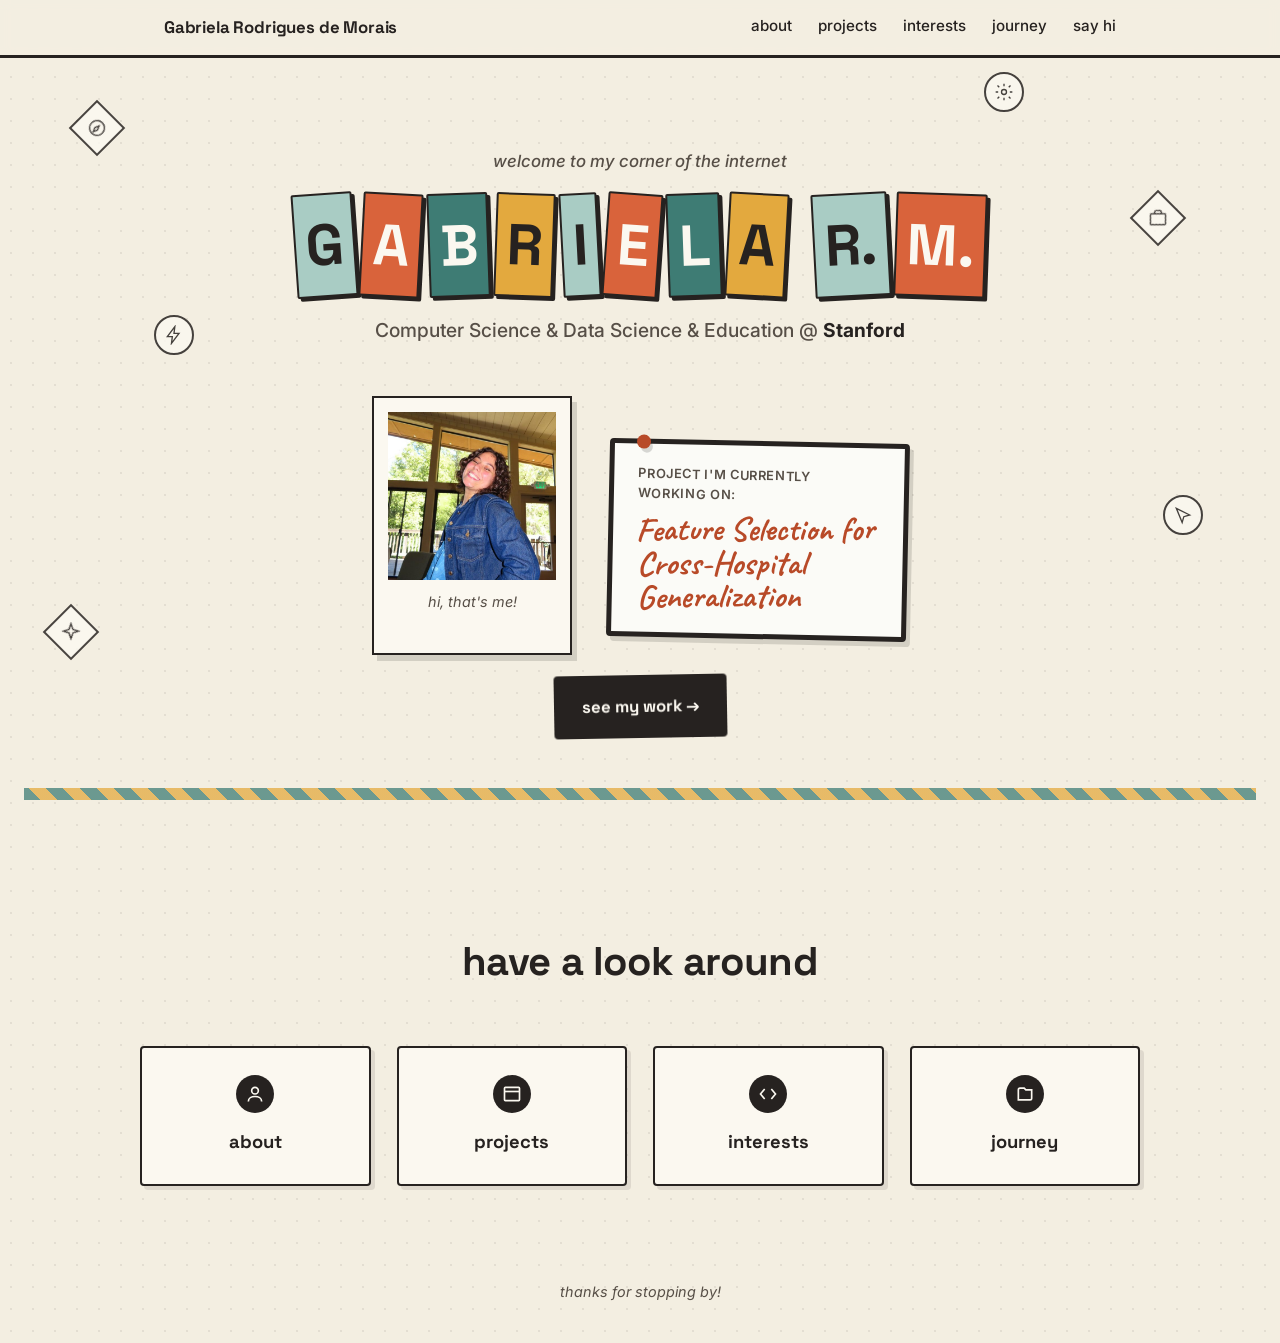
<file: index.html>
<!DOCTYPE html>
<html lang="en">
<head>
<meta charset="UTF-8">
<meta name="viewport" content="width=device-width, initial-scale=1.0">
<title>Gabriela Rodrigues de Morais — Software Engineer</title>
<meta name="description" content="Gabriela Rodrigues de Morais — software engineering portfolio">
<link rel="preconnect" href="https://fonts.googleapis.com">
<link rel="preconnect" href="https://fonts.gstatic.com" crossorigin>
<link href="https://fonts.googleapis.com/css2?family=Space+Grotesk:wght@500;700&family=Inter:ital,wght@0,400;0,500;0,600;0,700;1,400;1,500&family=Caveat:wght@700&display=swap" rel="stylesheet">
<link rel="stylesheet" href="style.css">
</head>
<body>

<div class="floaters" aria-hidden="true">
  <span class="floater diamond s1"><svg viewBox="0 0 24 24" fill="none" stroke="#262220" stroke-width="1.6"><circle cx="12" cy="12" r="9"/><path d="M14.5 9.5l-2 5-5 2 2-5z"/></svg></span>
  <span class="floater h1"><svg viewBox="0 0 24 24" fill="none" stroke="#262220" stroke-width="1.6"><circle cx="12" cy="12" r="3"/><path d="M12 2v3M12 19v3M4.2 4.2l2.1 2.1M17.7 17.7l2.1 2.1M2 12h3M19 12h3M4.2 19.8l2.1-2.1M17.7 6.3l2.1-2.1"/></svg></span>
  <span class="floater diamond s2"><svg viewBox="0 0 24 24" fill="none" stroke="#262220" stroke-width="1.6"><rect x="3" y="7" width="18" height="13" rx="1"/><path d="M8 7V5a2 2 0 012-2h4a2 2 0 012 2v2"/></svg></span>
  <span class="floater b1"><svg viewBox="0 0 24 24" fill="none" stroke="#262220" stroke-width="1.6"><path d="M13 2L4 14h6l-1 8 9-12h-6l1-8z"/></svg></span>
  <span class="floater diamond s3"><svg viewBox="0 0 24 24" fill="none" stroke="#262220" stroke-width="1.6"><path d="M12 2l2.4 6.9L21 11l-6.6 2.1L12 20l-2.4-6.9L3 11l6.6-2.1z"/></svg></span>
  <span class="floater h2"><svg viewBox="0 0 24 24" fill="none" stroke="#262220" stroke-width="1.6"><path d="M4 4l16 8-7 2-2 7z"/></svg></span>
</div>

<nav class="tape-nav">
  <div class="nav-inner">
    <a href="index.html" class="nav-logo">Gabriela Rodrigues de Morais</a>
    <div class="nav-links">
      <a href="about.html">about</a>
      <a href="projects.html">projects</a>
      <a href="interests.html">interests</a>
      <a href="journey.html">journey</a>
      <a href="contact.html">say hi</a>
    </div>
  </div>
</nav>

<!-- ============ HERO ============ -->
<header id="top" class="hero">
  <div class="hero-inner">
    <p class="kicker">welcome to my corner of the internet</p>
    <h1 class="cutout-title" aria-label="Gabriela R.M.">
      <span class="cutout tape-blue" style="--r:-4deg">G</span><span class="cutout tape-pink" style="--r:3deg">A</span><span class="cutout tape-green" style="--r:-2deg">B</span><span class="cutout tape-yellow" style="--r:2deg">R</span><span class="cutout tape-blue" style="--r:-3deg">I</span><span class="cutout tape-pink" style="--r:4deg">E</span><span class="cutout tape-green" style="--r:-2deg">L</span><span class="cutout tape-yellow" style="--r:3deg">A</span>
      <span class="cutout-gap"></span>
      <span class="cutout-group"><span class="cutout tape-blue" style="--r:-3deg">R.</span><span class="cutout tape-pink" style="--r:2deg">M.</span></span>
    </h1>
    <p class="hero-sub">Computer Science &amp; Data Science &amp; Education @ <strong>Stanford</strong></p>

    <div class="hero-extras">
      <div class="polaroid hero-polaroid pol-rotate-1">
        <div class="polaroid-photo">
          <img src="assets/gabriela-denim.jpg" alt="Gabriela smiling in a denim jacket">
        </div>
        <p class="polaroid-caption">hi, that's me!</p>
      </div>

      <div class="whiteboard">
        <p class="whiteboard-label">Project I'm currently working on:</p>
        <p class="whiteboard-pen">Feature Selection for Cross-Hospital Generalization</p>
      </div>
    </div>

    <a href="projects.html" class="btn-stamp">see my work &rarr;</a>
  </div>
  <div class="washi-strip"></div>
</header>

<!-- ============ SITE MAP / QUICK LINKS ============ -->
<section class="section">
  <div class="section-inner">
    <h2 class="handwritten-heading center">have a look around</h2>
    <div class="skills-grid">

      <a href="about.html" class="skill-card tilt-a link-card">
        <span class="skill-sticker"><svg viewBox="0 0 24 24" fill="none" stroke="currentColor" stroke-width="2"><circle cx="12" cy="8" r="4"/><path d="M4 21c0-4 4-6 8-6s8 2 8 6"/></svg></span>
        <h3>about</h3>
      </a>

      <a href="projects.html" class="skill-card tilt-b link-card">
        <span class="skill-sticker"><svg viewBox="0 0 24 24" fill="none" stroke="currentColor" stroke-width="2"><rect x="3" y="4" width="18" height="16" rx="1"/><path d="M3 9h18"/></svg></span>
        <h3>projects</h3>
      </a>

      <a href="interests.html" class="skill-card tilt-a link-card">
        <span class="skill-sticker"><svg viewBox="0 0 24 24" fill="none" stroke="currentColor" stroke-width="2"><polyline points="8 6 3 12 8 18"/><polyline points="16 6 21 12 16 18"/></svg></span>
        <h3>interests</h3>
      </a>

      <a href="journey.html" class="skill-card tilt-b link-card">
        <span class="skill-sticker"><svg viewBox="0 0 24 24" fill="none" stroke="currentColor" stroke-width="2"><path d="M4 19V7a2 2 0 012-2h5l2 2h7v10a2 2 0 01-2 2H4z"/></svg></span>
        <h3>journey</h3>
      </a>

    </div>
  </div>
</section>

<footer class="footer">
  <p>thanks for stopping by!</p>
</footer>

<script src="script.js"></script>
</body>
</html>
</file>
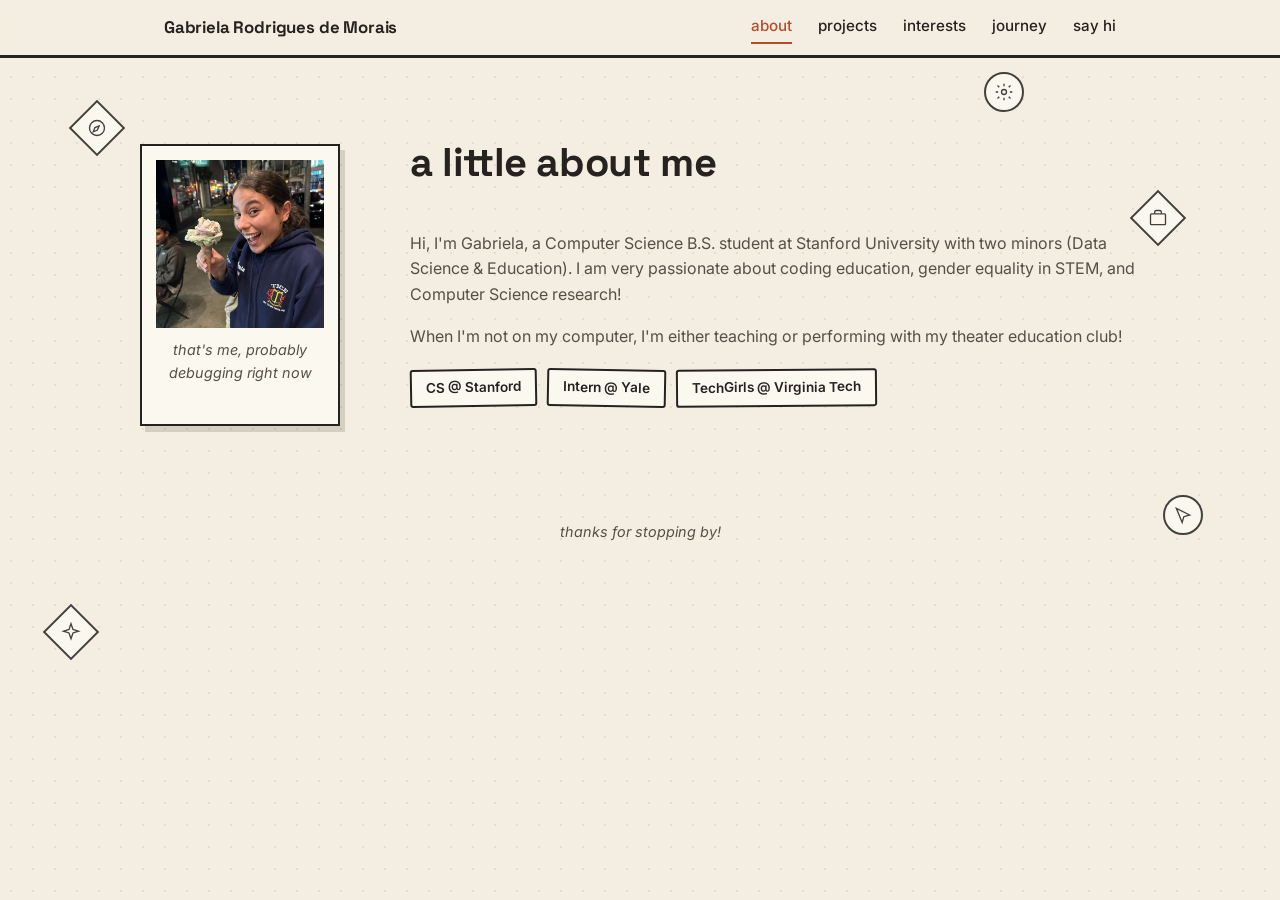
<file: about.html>
<!DOCTYPE html>
<html lang="en">
<head>
<meta charset="UTF-8">
<meta name="viewport" content="width=device-width, initial-scale=1.0">
<title>About — Gabriela Rodrigues de Morais</title>
<meta name="description" content="Gabriela Rodrigues de Morais — software engineering portfolio">
<link rel="preconnect" href="https://fonts.googleapis.com">
<link rel="preconnect" href="https://fonts.gstatic.com" crossorigin>
<link href="https://fonts.googleapis.com/css2?family=Space+Grotesk:wght@500;700&family=Inter:ital,wght@0,400;0,500;0,600;0,700;1,400;1,500&display=swap" rel="stylesheet">
<link rel="stylesheet" href="style.css">
</head>
<body>

<div class="floaters" aria-hidden="true">
  <span class="floater diamond s1"><svg viewBox="0 0 24 24" fill="none" stroke="#262220" stroke-width="1.6"><circle cx="12" cy="12" r="9"/><path d="M14.5 9.5l-2 5-5 2 2-5z"/></svg></span>
  <span class="floater h1"><svg viewBox="0 0 24 24" fill="none" stroke="#262220" stroke-width="1.6"><circle cx="12" cy="12" r="3"/><path d="M12 2v3M12 19v3M4.2 4.2l2.1 2.1M17.7 17.7l2.1 2.1M2 12h3M19 12h3M4.2 19.8l2.1-2.1M17.7 6.3l2.1-2.1"/></svg></span>
  <span class="floater diamond s2"><svg viewBox="0 0 24 24" fill="none" stroke="#262220" stroke-width="1.6"><rect x="3" y="7" width="18" height="13" rx="1"/><path d="M8 7V5a2 2 0 012-2h4a2 2 0 012 2v2"/></svg></span>
  <span class="floater b1"><svg viewBox="0 0 24 24" fill="none" stroke="#262220" stroke-width="1.6"><path d="M13 2L4 14h6l-1 8 9-12h-6l1-8z"/></svg></span>
  <span class="floater diamond s3"><svg viewBox="0 0 24 24" fill="none" stroke="#262220" stroke-width="1.6"><path d="M12 2l2.4 6.9L21 11l-6.6 2.1L12 20l-2.4-6.9L3 11l6.6-2.1z"/></svg></span>
  <span class="floater h2"><svg viewBox="0 0 24 24" fill="none" stroke="#262220" stroke-width="1.6"><path d="M4 4l16 8-7 2-2 7z"/></svg></span>
</div>

<nav class="tape-nav">
  <div class="nav-inner">
    <a href="index.html" class="nav-logo">Gabriela Rodrigues de Morais</a>
    <div class="nav-links">
      <a href="about.html" class="active" aria-current="page">about</a>
      <a href="projects.html">projects</a>
      <a href="interests.html">interests</a>
      <a href="journey.html">journey</a>
      <a href="contact.html">say hi</a>
    </div>
  </div>
</nav>

<section id="about" class="section page-section">
  <div class="section-inner about-grid">
    <div class="polaroid pol-rotate-1">
      <div class="polaroid-photo" aria-hidden="true">
        <img src="assets/gabriela-icecream.jpg" alt="Gabriela laughing while holding an ice cream cone">
      </div>
      <p class="polaroid-caption">that's me, probably debugging right now</p>
    </div>
    <div class="about-text">
      <h2 class="handwritten-heading">a little about me</h2>
      <p>Hi, I'm Gabriela, a Computer Science B.S. student at Stanford University with two minors (Data Science &amp; Education). I am very passionate about coding education, gender equality in STEM, and Computer Science research!</p>
      <p>When I'm not on my computer, I'm either teaching or performing with my theater education club!</p>
      <div class="tag-strip">
        <span class="washi-tag">CS @ Stanford</span>
        <span class="washi-tag">Intern @ Yale</span>
        <span class="washi-tag">TechGirls @ Virginia Tech</span>
      </div>
    </div>
  </div>
</section>

<footer class="footer">
  <p>thanks for stopping by!</p>
</footer>

<script src="script.js"></script>
</body>
</html>
</file>
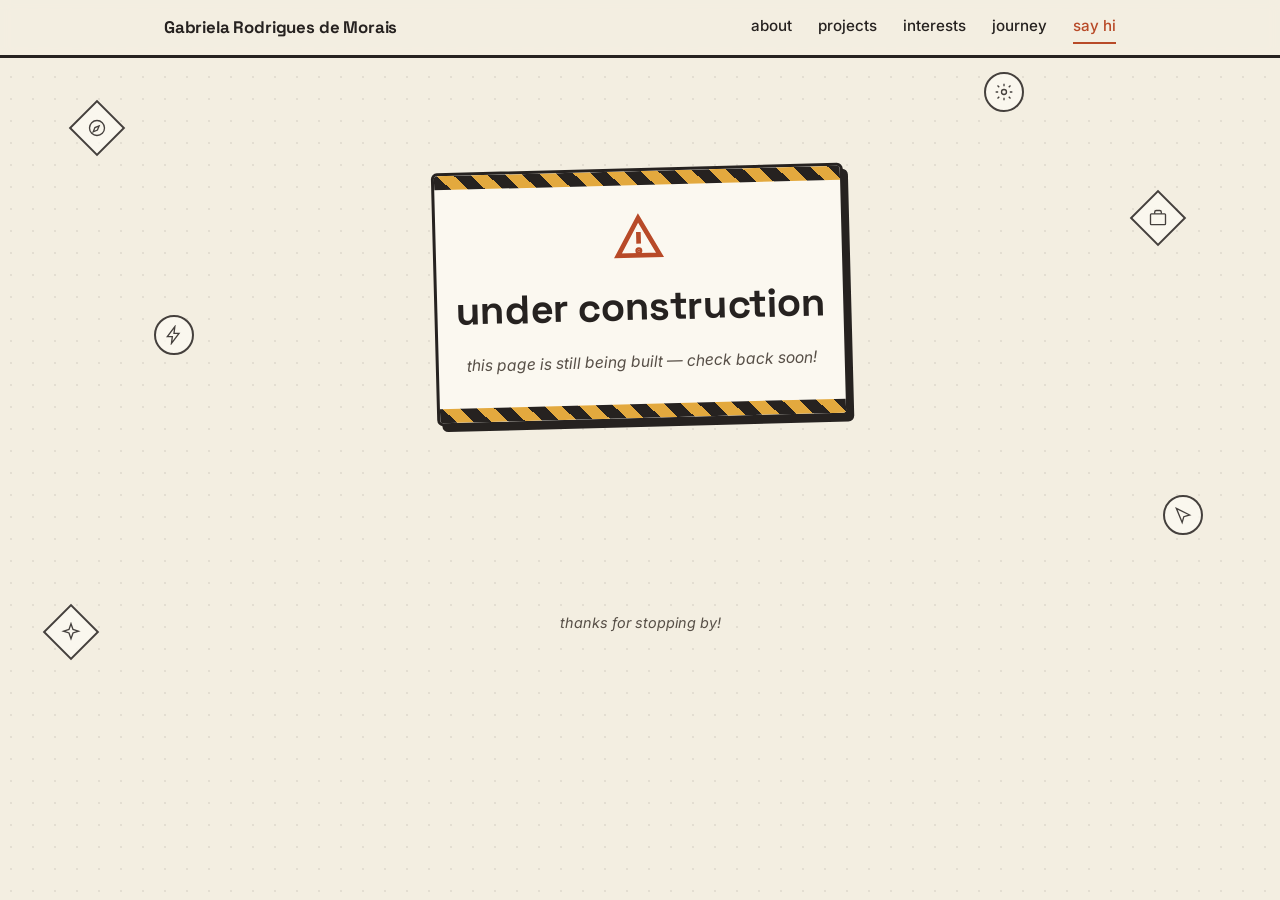
<file: contact.html>
<!DOCTYPE html>
<html lang="en">
<head>
<meta charset="UTF-8">
<meta name="viewport" content="width=device-width, initial-scale=1.0">
<title>Contact — Gabriela Rodrigues de Morais</title>
<meta name="description" content="Gabriela Rodrigues de Morais — software engineering portfolio">
<link rel="preconnect" href="https://fonts.googleapis.com">
<link rel="preconnect" href="https://fonts.gstatic.com" crossorigin>
<link href="https://fonts.googleapis.com/css2?family=Space+Grotesk:wght@500;700&family=Inter:ital,wght@0,400;0,500;0,600;0,700;1,400;1,500&display=swap" rel="stylesheet">
<link rel="stylesheet" href="style.css">
</head>
<body>

<div class="floaters" aria-hidden="true">
  <span class="floater diamond s1"><svg viewBox="0 0 24 24" fill="none" stroke="#262220" stroke-width="1.6"><circle cx="12" cy="12" r="9"/><path d="M14.5 9.5l-2 5-5 2 2-5z"/></svg></span>
  <span class="floater h1"><svg viewBox="0 0 24 24" fill="none" stroke="#262220" stroke-width="1.6"><circle cx="12" cy="12" r="3"/><path d="M12 2v3M12 19v3M4.2 4.2l2.1 2.1M17.7 17.7l2.1 2.1M2 12h3M19 12h3M4.2 19.8l2.1-2.1M17.7 6.3l2.1-2.1"/></svg></span>
  <span class="floater diamond s2"><svg viewBox="0 0 24 24" fill="none" stroke="#262220" stroke-width="1.6"><rect x="3" y="7" width="18" height="13" rx="1"/><path d="M8 7V5a2 2 0 012-2h4a2 2 0 012 2v2"/></svg></span>
  <span class="floater b1"><svg viewBox="0 0 24 24" fill="none" stroke="#262220" stroke-width="1.6"><path d="M13 2L4 14h6l-1 8 9-12h-6l1-8z"/></svg></span>
  <span class="floater diamond s3"><svg viewBox="0 0 24 24" fill="none" stroke="#262220" stroke-width="1.6"><path d="M12 2l2.4 6.9L21 11l-6.6 2.1L12 20l-2.4-6.9L3 11l6.6-2.1z"/></svg></span>
  <span class="floater h2"><svg viewBox="0 0 24 24" fill="none" stroke="#262220" stroke-width="1.6"><path d="M4 4l16 8-7 2-2 7z"/></svg></span>
</div>

<nav class="tape-nav">
  <div class="nav-inner">
    <a href="index.html" class="nav-logo">Gabriela Rodrigues de Morais</a>
    <div class="nav-links">
      <a href="about.html">about</a>
      <a href="projects.html">projects</a>
      <a href="interests.html">interests</a>
      <a href="journey.html">journey</a>
      <a href="contact.html" class="active" aria-current="page">say hi</a>
    </div>
  </div>
</nav>

<section id="contact" class="section page-section">
  <div class="section-inner construction-wrap">
    <div class="construction-sign">
      <div class="construction-stripe"></div>
      <div class="construction-icon"><svg viewBox="0 0 24 24" fill="none" stroke="currentColor" stroke-width="2"><path d="M12 3l9 16H3z"/><line x1="12" y1="9" x2="12" y2="14"/><circle cx="12" cy="17" r="0.5" fill="currentColor"/></svg></div>
      <h2 class="handwritten-heading">under construction</h2>
      <p>this page is still being built — check back soon!</p>
      <div class="construction-stripe"></div>
    </div>
  </div>
</section>

<footer class="footer">
  <p>thanks for stopping by!</p>
</footer>

<script src="script.js"></script>
</body>
</html>
</file>
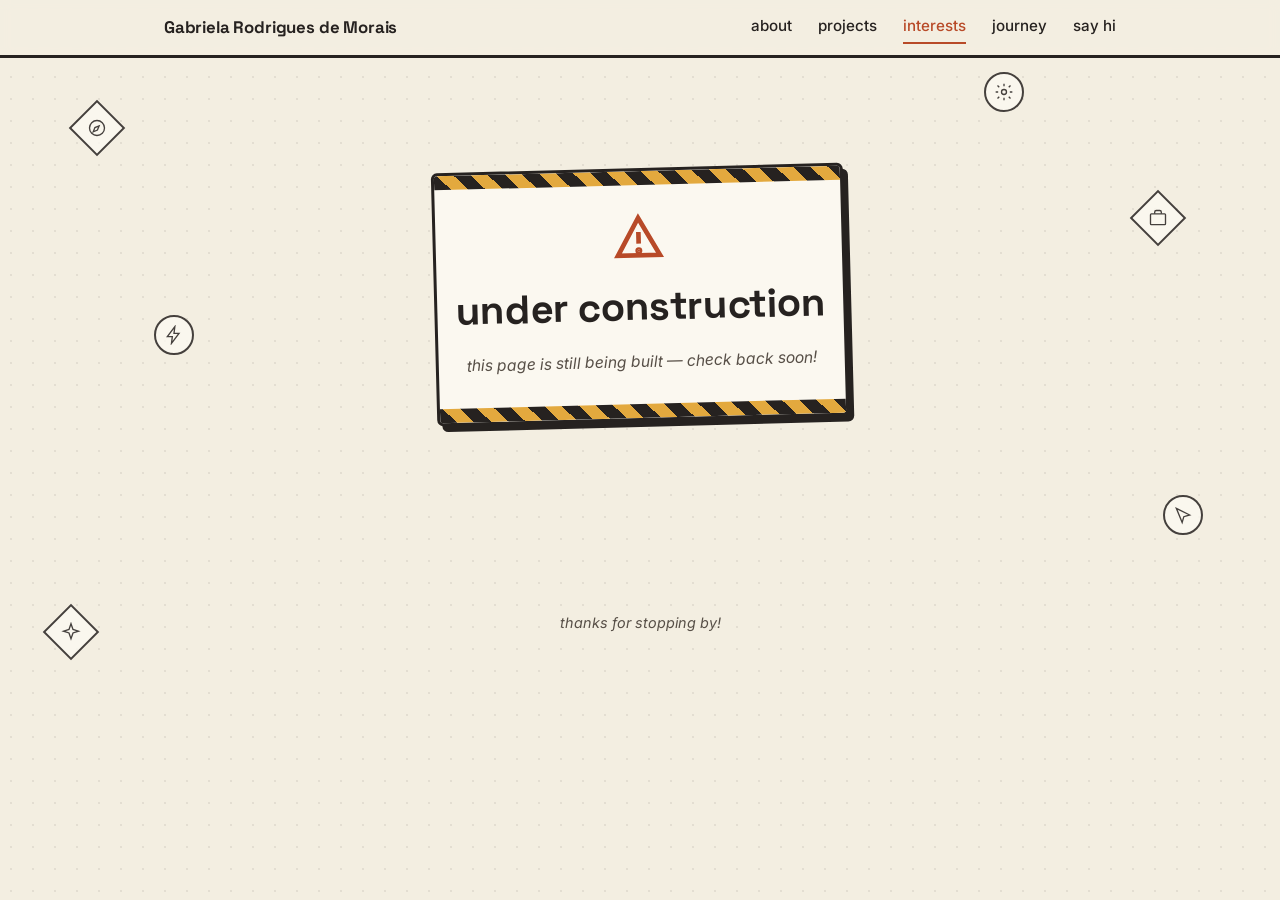
<file: interests.html>
<!DOCTYPE html>
<html lang="en">
<head>
<meta charset="UTF-8">
<meta name="viewport" content="width=device-width, initial-scale=1.0">
<title>Interests — Gabriela Rodrigues de Morais</title>
<meta name="description" content="Gabriela Rodrigues de Morais — software engineering portfolio">
<link rel="preconnect" href="https://fonts.googleapis.com">
<link rel="preconnect" href="https://fonts.gstatic.com" crossorigin>
<link href="https://fonts.googleapis.com/css2?family=Space+Grotesk:wght@500;700&family=Inter:ital,wght@0,400;0,500;0,600;0,700;1,400;1,500&display=swap" rel="stylesheet">
<link rel="stylesheet" href="style.css">
</head>
<body>

<div class="floaters" aria-hidden="true">
  <span class="floater diamond s1"><svg viewBox="0 0 24 24" fill="none" stroke="#262220" stroke-width="1.6"><circle cx="12" cy="12" r="9"/><path d="M14.5 9.5l-2 5-5 2 2-5z"/></svg></span>
  <span class="floater h1"><svg viewBox="0 0 24 24" fill="none" stroke="#262220" stroke-width="1.6"><circle cx="12" cy="12" r="3"/><path d="M12 2v3M12 19v3M4.2 4.2l2.1 2.1M17.7 17.7l2.1 2.1M2 12h3M19 12h3M4.2 19.8l2.1-2.1M17.7 6.3l2.1-2.1"/></svg></span>
  <span class="floater diamond s2"><svg viewBox="0 0 24 24" fill="none" stroke="#262220" stroke-width="1.6"><rect x="3" y="7" width="18" height="13" rx="1"/><path d="M8 7V5a2 2 0 012-2h4a2 2 0 012 2v2"/></svg></span>
  <span class="floater b1"><svg viewBox="0 0 24 24" fill="none" stroke="#262220" stroke-width="1.6"><path d="M13 2L4 14h6l-1 8 9-12h-6l1-8z"/></svg></span>
  <span class="floater diamond s3"><svg viewBox="0 0 24 24" fill="none" stroke="#262220" stroke-width="1.6"><path d="M12 2l2.4 6.9L21 11l-6.6 2.1L12 20l-2.4-6.9L3 11l6.6-2.1z"/></svg></span>
  <span class="floater h2"><svg viewBox="0 0 24 24" fill="none" stroke="#262220" stroke-width="1.6"><path d="M4 4l16 8-7 2-2 7z"/></svg></span>
</div>

<nav class="tape-nav">
  <div class="nav-inner">
    <a href="index.html" class="nav-logo">Gabriela Rodrigues de Morais</a>
    <div class="nav-links">
      <a href="about.html">about</a>
      <a href="projects.html">projects</a>
      <a href="interests.html" class="active" aria-current="page">interests</a>
      <a href="journey.html">journey</a>
      <a href="contact.html">say hi</a>
    </div>
  </div>
</nav>

<section id="interests" class="section page-section">
  <div class="section-inner construction-wrap">
    <div class="construction-sign">
      <div class="construction-stripe"></div>
      <div class="construction-icon"><svg viewBox="0 0 24 24" fill="none" stroke="currentColor" stroke-width="2"><path d="M12 3l9 16H3z"/><line x1="12" y1="9" x2="12" y2="14"/><circle cx="12" cy="17" r="0.5" fill="currentColor"/></svg></div>
      <h2 class="handwritten-heading">under construction</h2>
      <p>this page is still being built — check back soon!</p>
      <div class="construction-stripe"></div>
    </div>
  </div>
</section>

<footer class="footer">
  <p>thanks for stopping by!</p>
</footer>

<script src="script.js"></script>
</body>
</html>
</file>
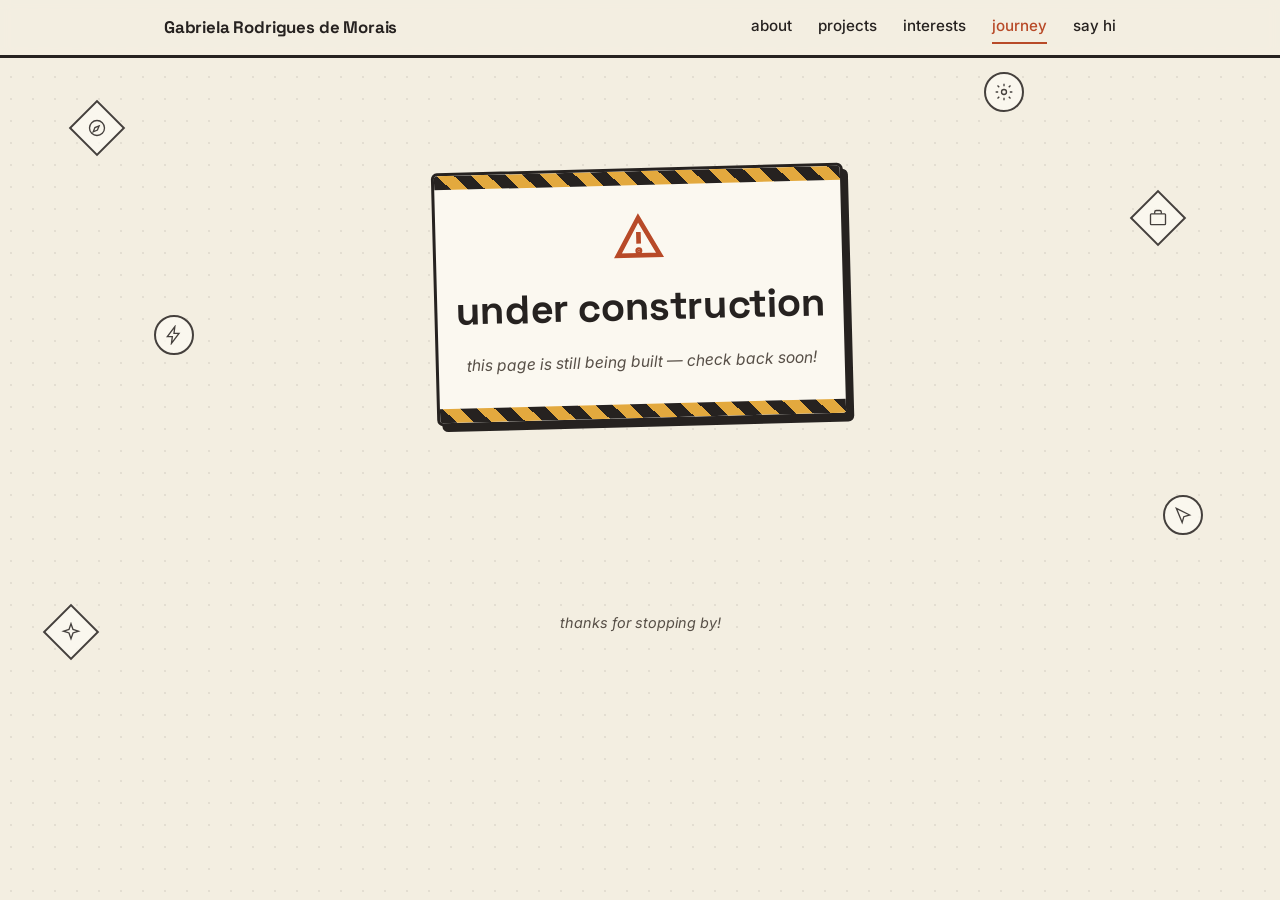
<file: journey.html>
<!DOCTYPE html>
<html lang="en">
<head>
<meta charset="UTF-8">
<meta name="viewport" content="width=device-width, initial-scale=1.0">
<title>Journey — Gabriela Rodrigues de Morais</title>
<meta name="description" content="Gabriela Rodrigues de Morais — software engineering portfolio">
<link rel="preconnect" href="https://fonts.googleapis.com">
<link rel="preconnect" href="https://fonts.gstatic.com" crossorigin>
<link href="https://fonts.googleapis.com/css2?family=Space+Grotesk:wght@500;700&family=Inter:ital,wght@0,400;0,500;0,600;0,700;1,400;1,500&display=swap" rel="stylesheet">
<link rel="stylesheet" href="style.css">
</head>
<body>

<div class="floaters" aria-hidden="true">
  <span class="floater diamond s1"><svg viewBox="0 0 24 24" fill="none" stroke="#262220" stroke-width="1.6"><circle cx="12" cy="12" r="9"/><path d="M14.5 9.5l-2 5-5 2 2-5z"/></svg></span>
  <span class="floater h1"><svg viewBox="0 0 24 24" fill="none" stroke="#262220" stroke-width="1.6"><circle cx="12" cy="12" r="3"/><path d="M12 2v3M12 19v3M4.2 4.2l2.1 2.1M17.7 17.7l2.1 2.1M2 12h3M19 12h3M4.2 19.8l2.1-2.1M17.7 6.3l2.1-2.1"/></svg></span>
  <span class="floater diamond s2"><svg viewBox="0 0 24 24" fill="none" stroke="#262220" stroke-width="1.6"><rect x="3" y="7" width="18" height="13" rx="1"/><path d="M8 7V5a2 2 0 012-2h4a2 2 0 012 2v2"/></svg></span>
  <span class="floater b1"><svg viewBox="0 0 24 24" fill="none" stroke="#262220" stroke-width="1.6"><path d="M13 2L4 14h6l-1 8 9-12h-6l1-8z"/></svg></span>
  <span class="floater diamond s3"><svg viewBox="0 0 24 24" fill="none" stroke="#262220" stroke-width="1.6"><path d="M12 2l2.4 6.9L21 11l-6.6 2.1L12 20l-2.4-6.9L3 11l6.6-2.1z"/></svg></span>
  <span class="floater h2"><svg viewBox="0 0 24 24" fill="none" stroke="#262220" stroke-width="1.6"><path d="M4 4l16 8-7 2-2 7z"/></svg></span>
</div>

<nav class="tape-nav">
  <div class="nav-inner">
    <a href="index.html" class="nav-logo">Gabriela Rodrigues de Morais</a>
    <div class="nav-links">
      <a href="about.html">about</a>
      <a href="projects.html">projects</a>
      <a href="interests.html">interests</a>
      <a href="journey.html" class="active" aria-current="page">journey</a>
      <a href="contact.html">say hi</a>
    </div>
  </div>
</nav>

<section id="timeline" class="section page-section">
  <div class="section-inner construction-wrap">
    <div class="construction-sign">
      <div class="construction-stripe"></div>
      <div class="construction-icon"><svg viewBox="0 0 24 24" fill="none" stroke="currentColor" stroke-width="2"><path d="M12 3l9 16H3z"/><line x1="12" y1="9" x2="12" y2="14"/><circle cx="12" cy="17" r="0.5" fill="currentColor"/></svg></div>
      <h2 class="handwritten-heading">under construction</h2>
      <p>this page is still being built — check back soon!</p>
      <div class="construction-stripe"></div>
    </div>
  </div>
</section>

<footer class="footer">
  <p>thanks for stopping by!</p>
</footer>

<script src="script.js"></script>
</body>
</html>
</file>
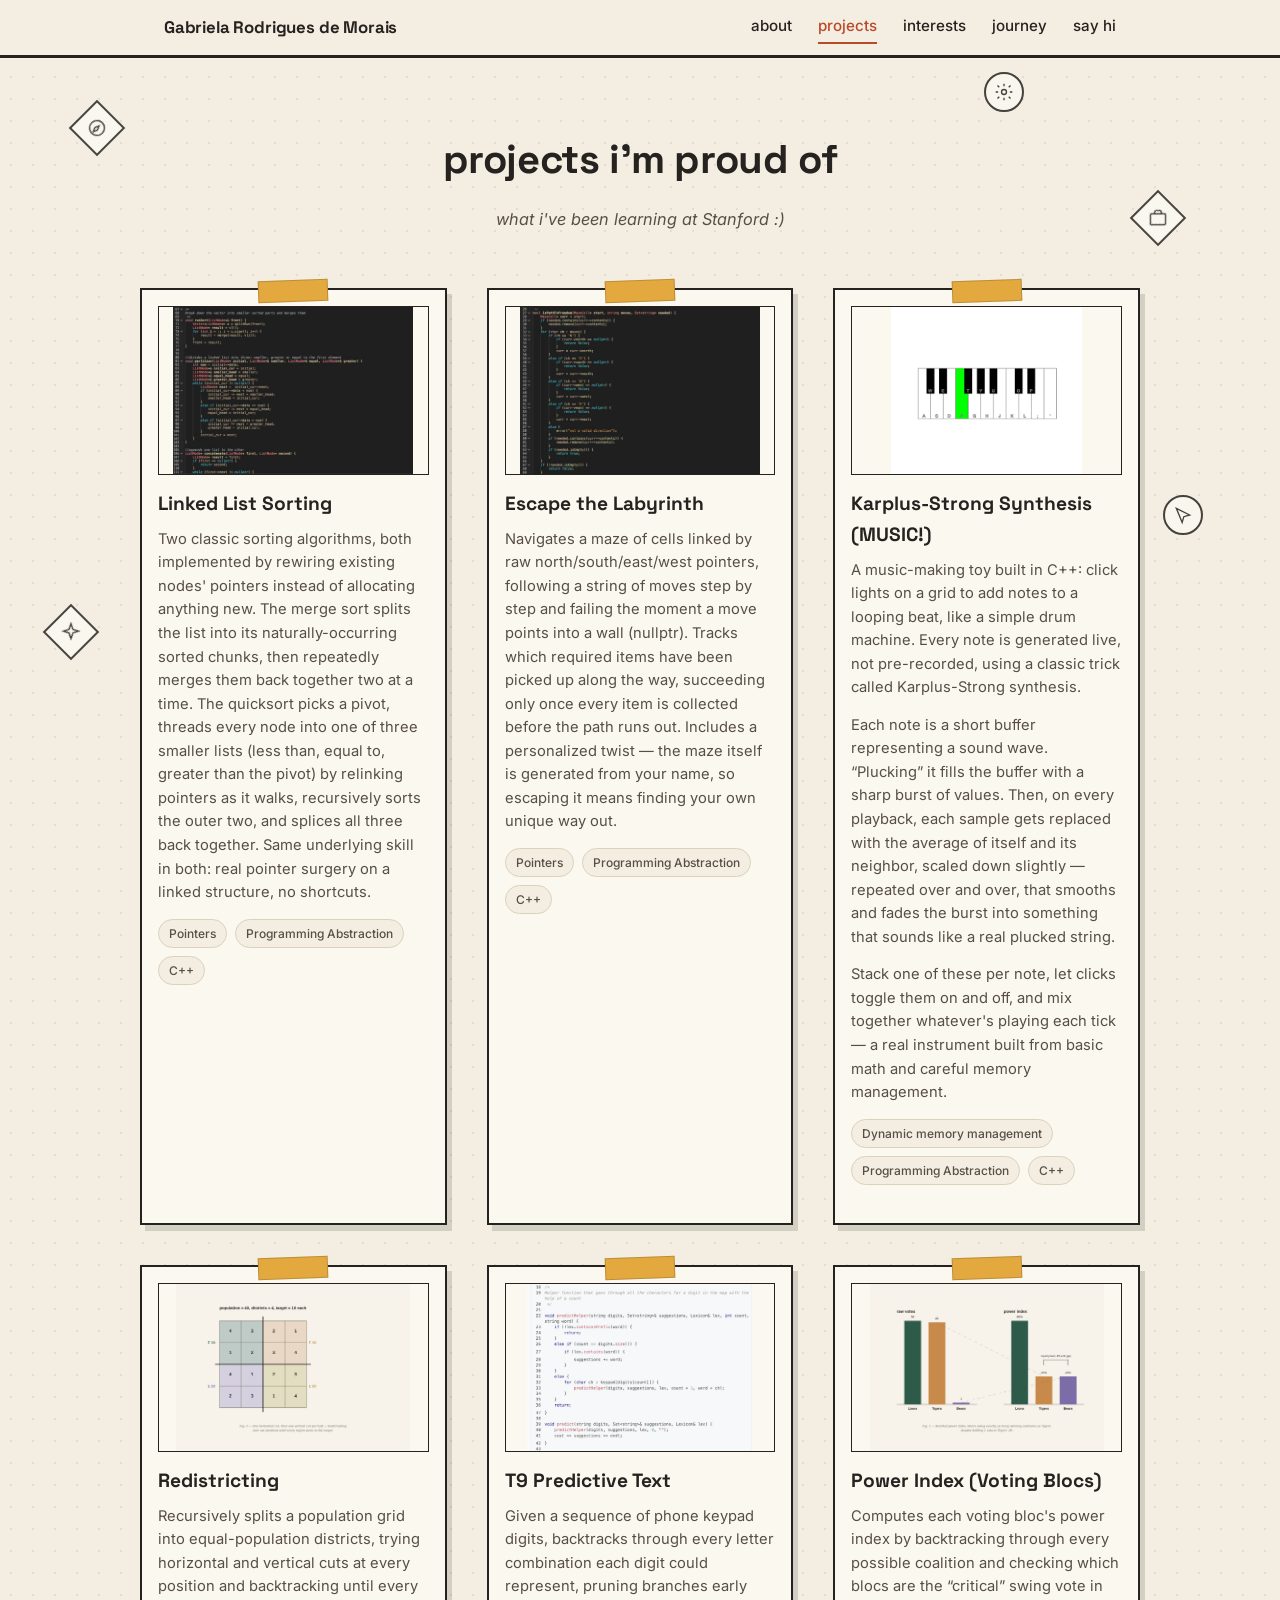
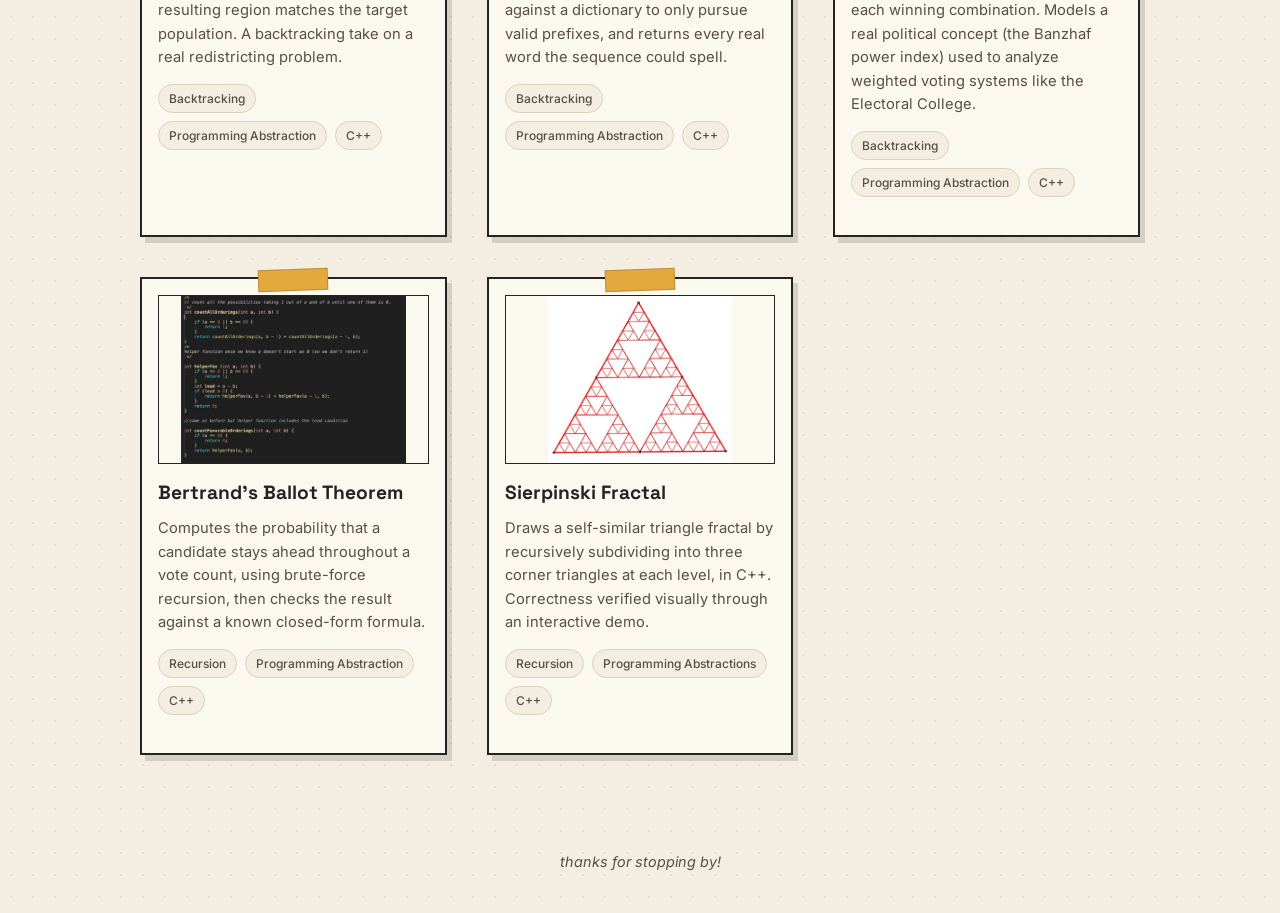
<file: projects.html>
<!DOCTYPE html>
<html lang="en">
<head>
<meta charset="UTF-8">
<meta name="viewport" content="width=device-width, initial-scale=1.0">
<title>Projects — Gabriela Rodrigues de Morais</title>
<meta name="description" content="Gabriela Rodrigues de Morais — software engineering portfolio">
<link rel="preconnect" href="https://fonts.googleapis.com">
<link rel="preconnect" href="https://fonts.gstatic.com" crossorigin>
<link href="https://fonts.googleapis.com/css2?family=Space+Grotesk:wght@500;700&family=Inter:ital,wght@0,400;0,500;0,600;0,700;1,400;1,500&display=swap" rel="stylesheet">
<link rel="stylesheet" href="style.css">
</head>
<body>

<div class="floaters" aria-hidden="true">
  <span class="floater diamond s1"><svg viewBox="0 0 24 24" fill="none" stroke="#262220" stroke-width="1.6"><circle cx="12" cy="12" r="9"/><path d="M14.5 9.5l-2 5-5 2 2-5z"/></svg></span>
  <span class="floater h1"><svg viewBox="0 0 24 24" fill="none" stroke="#262220" stroke-width="1.6"><circle cx="12" cy="12" r="3"/><path d="M12 2v3M12 19v3M4.2 4.2l2.1 2.1M17.7 17.7l2.1 2.1M2 12h3M19 12h3M4.2 19.8l2.1-2.1M17.7 6.3l2.1-2.1"/></svg></span>
  <span class="floater diamond s2"><svg viewBox="0 0 24 24" fill="none" stroke="#262220" stroke-width="1.6"><rect x="3" y="7" width="18" height="13" rx="1"/><path d="M8 7V5a2 2 0 012-2h4a2 2 0 012 2v2"/></svg></span>
  <span class="floater b1"><svg viewBox="0 0 24 24" fill="none" stroke="#262220" stroke-width="1.6"><path d="M13 2L4 14h6l-1 8 9-12h-6l1-8z"/></svg></span>
  <span class="floater diamond s3"><svg viewBox="0 0 24 24" fill="none" stroke="#262220" stroke-width="1.6"><path d="M12 2l2.4 6.9L21 11l-6.6 2.1L12 20l-2.4-6.9L3 11l6.6-2.1z"/></svg></span>
  <span class="floater h2"><svg viewBox="0 0 24 24" fill="none" stroke="#262220" stroke-width="1.6"><path d="M4 4l16 8-7 2-2 7z"/></svg></span>
</div>

<nav class="tape-nav">
  <div class="nav-inner">
    <a href="index.html" class="nav-logo">Gabriela Rodrigues de Morais</a>
    <div class="nav-links">
      <a href="about.html">about</a>
      <a href="projects.html" class="active" aria-current="page">projects</a>
      <a href="interests.html">interests</a>
      <a href="journey.html">journey</a>
      <a href="contact.html">say hi</a>
    </div>
  </div>
</nav>

<section id="projects" class="section page-section">
  <div class="section-inner">
    <h2 class="handwritten-heading center">projects i'm proud of</h2>
    <p class="section-sub">what i've been learning at Stanford :)</p>

    <div class="projects-grid">

      <article class="proj-polaroid rotate-1">
        <div class="tape-corner"></div>
        <div class="proj-photo">
          <img src="assets/proj-linkedlist.jpg" alt="C++ code implementing runSort and partition for linked list sorting">
        </div>
        <h3>Linked List Sorting</h3>
        <p>Two classic sorting algorithms, both implemented by rewiring existing nodes' pointers instead of allocating anything new. The merge sort splits the list into its naturally-occurring sorted chunks, then repeatedly merges them back together two at a time. The quicksort picks a pivot, threads every node into one of three smaller lists (less than, equal to, greater than the pivot) by relinking pointers as it walks, recursively sorts the outer two, and splices all three back together. Same underlying skill in both: real pointer surgery on a linked structure, no shortcuts.</p>
        <div class="pill-row small">
          <span class="pill mini">Pointers</span>
          <span class="pill mini">Programming Abstraction</span>
          <span class="pill mini">C++</span>
        </div>
      </article>

      <article class="proj-polaroid rotate-2">
        <div class="tape-corner"></div>
        <div class="proj-photo">
          <img src="assets/proj-labyrinth.jpg" alt="C++ code implementing isPathToFreedom for maze navigation">
        </div>
        <h3>Escape the Labyrinth</h3>
        <p>Navigates a maze of cells linked by raw north/south/east/west pointers, following a string of moves step by step and failing the moment a move points into a wall (nullptr). Tracks which required items have been picked up along the way, succeeding only once every item is collected before the path runs out. Includes a personalized twist — the maze itself is generated from your name, so escaping it means finding your own unique way out.</p>
        <div class="pill-row small">
          <span class="pill mini">Pointers</span>
          <span class="pill mini">Programming Abstraction</span>
          <span class="pill mini">C++</span>
        </div>
      </article>

      <article class="proj-polaroid rotate-3">
        <div class="tape-corner"></div>
        <div class="proj-photo">
          <img src="assets/proj-karplus.jpg" alt="Piano-style keyboard mapped to computer keys, used as a step sequencer">
        </div>
        <h3>Karplus-Strong Synthesis (MUSIC!)</h3>
        <p>A music-making toy built in C++: click lights on a grid to add notes to a looping beat, like a simple drum machine. Every note is generated live, not pre-recorded, using a classic trick called Karplus-Strong synthesis.</p>
        <p>Each note is a short buffer representing a sound wave. “Plucking” it fills the buffer with a sharp burst of values. Then, on every playback, each sample gets replaced with the average of itself and its neighbor, scaled down slightly — repeated over and over, that smooths and fades the burst into something that sounds like a real plucked string.</p>
        <p>Stack one of these per note, let clicks toggle them on and off, and mix together whatever's playing each tick — a real instrument built from basic math and careful memory management.</p>
        <div class="pill-row small">
          <span class="pill mini">Dynamic memory management</span>
          <span class="pill mini">Programming Abstraction</span>
          <span class="pill mini">C++</span>
        </div>
      </article>

      <article class="proj-polaroid rotate-1">
        <div class="tape-corner"></div>
        <div class="proj-photo">
          <img src="assets/proj-redistrict.jpg" alt="Population grid split into four equal-sum districts by horizontal and vertical cuts">
        </div>
        <h3>Redistricting</h3>
        <p>Recursively splits a population grid into equal-population districts, trying horizontal and vertical cuts at every position and backtracking until every resulting region matches the target population. A backtracking take on a real redistricting problem.</p>
        <div class="pill-row small">
          <span class="pill mini">Backtracking</span>
          <span class="pill mini">Programming Abstraction</span>
          <span class="pill mini">C++</span>
        </div>
      </article>

      <article class="proj-polaroid rotate-2">
        <div class="tape-corner"></div>
        <div class="proj-photo">
          <img src="assets/proj-t9.jpg" alt="C++ code implementing predictHelper and predict for T9 predictive text">
        </div>
        <h3>T9 Predictive Text</h3>
        <p>Given a sequence of phone keypad digits, backtracks through every letter combination each digit could represent, pruning branches early against a dictionary to only pursue valid prefixes, and returns every real word the sequence could spell.</p>
        <div class="pill-row small">
          <span class="pill mini">Backtracking</span>
          <span class="pill mini">Programming Abstraction</span>
          <span class="pill mini">C++</span>
        </div>
      </article>

      <article class="proj-polaroid rotate-3">
        <div class="tape-corner"></div>
        <div class="proj-photo">
          <img src="assets/proj-powerindex.jpg" alt="Bar chart comparing raw votes to Banzhaf power index for three voting blocs">
        </div>
        <h3>Power Index (Voting Blocs)</h3>
        <p>Computes each voting bloc's power index by backtracking through every possible coalition and checking which blocs are the “critical” swing vote in each winning combination. Models a real political concept (the Banzhaf power index) used to analyze weighted voting systems like the Electoral College.</p>
        <div class="pill-row small">
          <span class="pill mini">Backtracking</span>
          <span class="pill mini">Programming Abstraction</span>
          <span class="pill mini">C++</span>
        </div>
      </article>

      <article class="proj-polaroid rotate-1">
        <div class="tape-corner"></div>
        <div class="proj-photo">
          <img src="assets/proj-bertrand.jpg" alt="C++ code implementing countAllOrderings and countFavorableOrderings">
        </div>
        <h3>Bertrand's Ballot Theorem</h3>
        <p>Computes the probability that a candidate stays ahead throughout a vote count, using brute-force recursion, then checks the result against a known closed-form formula.</p>
        <div class="pill-row small">
          <span class="pill mini">Recursion</span>
          <span class="pill mini">Programming Abstraction</span>
          <span class="pill mini">C++</span>
        </div>
      </article>

      <article class="proj-polaroid rotate-2">
        <div class="tape-corner"></div>
        <div class="proj-photo">
          <img src="assets/proj-sierpinski.jpg" alt="Sierpinski triangle fractal rendered as nested red triangles">
        </div>
        <h3>Sierpinski Fractal</h3>
        <p>Draws a self-similar triangle fractal by recursively subdividing into three corner triangles at each level, in C++. Correctness verified visually through an interactive demo.</p>
        <div class="pill-row small">
          <span class="pill mini">Recursion</span>
          <span class="pill mini">Programming Abstractions</span>
          <span class="pill mini">C++</span>
        </div>
      </article>

    </div>
  </div>
</section>

<footer class="footer">
  <p>thanks for stopping by!</p>
</footer>

<script src="script.js"></script>
</body>
</html>
</file>
<file: style.css>
/* ============================================
   TOKENS
============================================ */
:root {
  --cream: #F3EEE1;
  --paper: #FBF8F0;
  --coral: #D9633B;
  --coral-dark: #B84A28;
  --teal: #3E7C74;
  --teal-light: #A9CCC4;
  --mustard: #E3A93E;
  --charcoal: #262220;
  --ink-soft: #574F47;
  --line: #DCD2BC;

  --font-display: 'Space Grotesk', sans-serif;
  --font-accent: 'Inter', sans-serif;
  --font-body: 'Inter', sans-serif;
}

* { box-sizing: border-box; }

html {
  scroll-behavior: smooth;
}

@media (prefers-reduced-motion: reduce) {
  html { scroll-behavior: auto; }
  * { animation-duration: 0.01ms !important; animation-iteration-count: 1 !important; transition-duration: 0.01ms !important; }
}

body {
  margin: 0;
  background: var(--cream);
  background-image:
    radial-gradient(circle, rgba(38,34,32,0.08) 1px, transparent 1px);
  background-size: 22px 22px;
  color: var(--charcoal);
  font-family: var(--font-body);
  line-height: 1.6;
  overflow-x: hidden;
}

a { color: inherit; }
h1, h2, h3 { margin: 0; }
img { max-width: 100%; display: block; }

:focus-visible {
  outline: 3px solid var(--coral-dark);
  outline-offset: 3px;
}

/* ============================================
   FLOATING ICON BADGES
============================================ */
.floaters {
  position: fixed;
  inset: 0;
  pointer-events: none;
  z-index: 1;
}
.floater {
  position: absolute;
  opacity: 0;
  display: flex;
  align-items: center;
  justify-content: center;
  width: 40px;
  height: 40px;
  background: var(--paper);
  border: 2px solid var(--charcoal);
  transform-origin: center;
  animation: floaterIn 1s ease forwards, drift 7s ease-in-out infinite;
}
.floater svg { width: 20px; height: 20px; }
.diamond { transform: rotate(45deg); }
.diamond svg { transform: rotate(-45deg); }

.s1 { top: 12%; left: 6%; animation-delay: 0.1s, 1.1s; }
.s2 { top: 22%; right: 8%; animation-delay: 0.4s, 1.4s; }
.s3 { top: 68%; left: 4%; animation-delay: 0.7s, 1.7s; }
.h1 { top: 8%; right: 20%; animation-delay: 0.3s, 1.3s; }
.h2 { top: 55%; right: 6%; animation-delay: 0.6s, 1.6s; }
.b1 { top: 35%; left: 12%; animation-delay: 0.5s, 1.5s; }

@keyframes floaterIn {
  to { opacity: 0.85; }
}
@keyframes drift {
  0%, 100% { transform: translateY(0) rotate(45deg); }
  50% { transform: translateY(-12px) rotate(50deg); }
}
.diamond.s1, .diamond.s2, .diamond.s3, .diamond.h1, .diamond.h2, .diamond.b1 {}
.floater:not(.diamond) {
  border-radius: 50%;
}
@keyframes driftRound {
  0%, 100% { transform: translateY(0) rotate(0deg); }
  50% { transform: translateY(-12px) rotate(-6deg); }
}
.floater:not(.diamond) { animation-name: floaterIn, driftRound; }

/* ============================================
   NAV
============================================ */
.tape-nav {
  position: sticky;
  top: 0;
  z-index: 50;
  background: rgba(243, 238, 225, 0.92);
  backdrop-filter: blur(6px);
  border-bottom: 3px solid var(--charcoal);
}
.nav-inner {
  max-width: 1000px;
  margin: 0 auto;
  padding: 14px 24px;
  display: flex;
  justify-content: space-between;
  align-items: center;
}
.nav-logo {
  font-family: var(--font-display);
  font-size: clamp(0.8rem, 1.6vw, 1.05rem);
  font-weight: 700;
  color: var(--charcoal);
  text-decoration: none;
  letter-spacing: -0.01em;
  white-space: nowrap;
}
.nav-links {
  display: flex;
  gap: 26px;
}
.nav-links a {
  text-decoration: none;
  font-family: var(--font-body);
  font-weight: 500;
  font-size: 0.95rem;
  color: var(--charcoal);
  position: relative;
  padding-bottom: 2px;
}
.nav-links a:hover {
  color: var(--coral-dark);
}
.nav-links a::after {
  content: '';
  position: absolute;
  left: 0; right: 0; bottom: -3px;
  height: 2px;
  background: var(--mustard);
  transform: scaleX(0);
  transition: transform 0.2s ease;
}
.nav-links a:hover::after { transform: scaleX(1); }
.nav-links a.active {
  color: var(--coral-dark);
}
.nav-links a.active::after {
  transform: scaleX(1);
  background: var(--coral-dark);
}

.page-section {
  padding-top: 100px;
}

@media (max-width: 640px) {
  .nav-inner { flex-wrap: wrap; gap: 8px; justify-content: center; text-align: center; }
  .nav-logo { font-size: 0.95rem; }
  .nav-links { gap: 12px; flex-wrap: wrap; justify-content: center; }
  .nav-links a { font-size: 0.82rem; }
}

/* ============================================
   HERO
============================================ */
.hero {
  position: relative;
  padding: 90px 24px 60px;
  text-align: center;
  z-index: 2;
}
.hero-inner {
  max-width: 720px;
  margin: 0 auto;
}
.kicker {
  font-family: var(--font-accent);
  font-style: italic;
  font-weight: 500;
  color: var(--ink-soft);
  font-size: 1.05rem;
  margin: 0 0 18px;
}
.cutout-title {
  display: flex;
  justify-content: center;
  flex-wrap: wrap;
  gap: 6px;
  margin-bottom: 18px;
}
.cutout {
  font-family: var(--font-display);
  font-weight: 700;
  font-size: clamp(2rem, 7vw, 3.6rem);
  letter-spacing: -0.01em;
  color: var(--paper);
  padding: 4px 10px;
  border-radius: 2px;
  border: 2px solid var(--charcoal);
  box-shadow: 3px 3px 0 var(--charcoal);
  transform: rotate(var(--r, -3deg));
}
.cutout-gap { flex-basis: 100%; height: 0; }
@media (min-width: 560px) { .cutout-gap { flex-basis: 14px; height: auto; } }
.cutout-group {
  display: inline-flex;
  gap: 6px;
}

.tape-blue { background: var(--teal-light); color: var(--charcoal); }
.tape-pink { background: var(--coral); color: var(--paper); }
.tape-green { background: var(--teal); color: var(--paper); }
.tape-yellow { background: var(--mustard); color: var(--charcoal); }

.hero-sub {
  font-family: var(--font-body);
  font-weight: 500;
  font-size: 1.2rem;
  color: var(--ink-soft);
  margin: 0 0 34px;
}
.hero-sub strong {
  font-weight: 700;
  color: var(--charcoal);
}

.hero-extras {
  display: flex;
  gap: 36px;
  justify-content: center;
  align-items: flex-end;
  flex-wrap: wrap;
  margin: 0 0 36px;
}
.hero-polaroid { width: 160px; }
.hero-polaroid .polaroid-photo img {
  width: 100%;
  height: 100%;
  object-fit: cover;
}

.whiteboard {
  background: #FBFBF7;
  border: 5px solid var(--charcoal);
  border-radius: 4px;
  padding: 20px 24px;
  max-width: 300px;
  text-align: left;
  box-shadow: 4px 5px 0 rgba(38,34,32,0.15);
  transform: rotate(1.2deg);
  position: relative;
}
.whiteboard::before {
  content: '';
  position: absolute;
  top: -9px; left: 22px;
  width: 14px; height: 14px;
  background: var(--coral-dark);
  border-radius: 50%;
  box-shadow: 3px 5px 0 -1px rgba(0,0,0,0.15);
}
.whiteboard-label {
  font-family: var(--font-body);
  font-weight: 600;
  font-size: 0.8rem;
  text-transform: uppercase;
  letter-spacing: 0.05em;
  color: var(--ink-soft);
  margin: 0 0 6px;
}
.whiteboard-pen {
  font-family: 'Caveat', cursive;
  font-weight: 700;
  font-size: 2.1rem;
  line-height: 1;
  color: var(--coral-dark);
  margin: 0;
  transform: rotate(-1.5deg);
}

.btn-stamp {
  display: inline-block;
  font-family: var(--font-display);
  font-weight: 700;
  font-size: 1.05rem;
  text-decoration: none;
  color: var(--paper);
  background: var(--charcoal);
  border: 2px solid var(--charcoal);
  border-radius: 4px;
  padding: 16px 26px;
  transform: rotate(-1deg);
  transition: transform 0.2s ease, background 0.2s ease;
}
.btn-stamp:hover {
  transform: rotate(0deg) scale(1.03);
  background: var(--coral-dark);
  border-color: var(--coral-dark);
}

.washi-strip {
  height: 12px;
  margin-top: 50px;
  background: repeating-linear-gradient(
    45deg,
    var(--teal),
    var(--teal) 12px,
    var(--mustard) 12px,
    var(--mustard) 24px
  );
  opacity: 0.75;
}

/* ============================================
   SECTIONS (generic)
============================================ */
.section {
  position: relative;
  padding: 70px 24px;
  z-index: 2;
}
.section-alt {
  background: rgba(62, 124, 116, 0.08);
  border-top: 2px solid var(--line);
  border-bottom: 2px solid var(--line);
}
.section-inner {
  max-width: 1000px;
  margin: 0 auto;
}
.handwritten-heading {
  font-family: var(--font-display);
  font-weight: 700;
  letter-spacing: -0.01em;
  font-size: clamp(1.8rem, 4.5vw, 2.5rem);
  color: var(--charcoal);
  margin-bottom: 36px;
}
.handwritten-heading.center { text-align: center; }
.section-sub {
  text-align: center;
  font-family: var(--font-accent);
  font-style: italic;
  font-size: 1.02rem;
  color: var(--ink-soft);
  margin-top: -22px;
  margin-bottom: 40px;
}

/* ============================================
   ABOUT
============================================ */
.about-grid {
  display: grid;
  grid-template-columns: 220px 1fr;
  gap: 50px;
  align-items: center;
}
@media (max-width: 700px) {
  .about-grid { grid-template-columns: 1fr; justify-items: center; text-align: center; }
}

.polaroid {
  background: var(--paper);
  padding: 14px 14px 40px;
  border: 2px solid var(--charcoal);
  box-shadow: 5px 6px 0 rgba(38,34,32,0.15);
  width: 200px;
}
.pol-rotate-1 { transform: rotate(-3deg); }
.polaroid-photo {
  background: var(--teal);
  aspect-ratio: 1;
  display: flex;
  align-items: center;
  justify-content: center;
  overflow: hidden;
}
.polaroid-photo svg { width: 70%; height: 70%; }
.polaroid-photo img {
  width: 100%;
  height: 100%;
  object-fit: cover;
}
.polaroid-caption {
  font-family: var(--font-accent);
  font-style: italic;
  text-align: center;
  margin: 10px 0 0;
  font-size: 0.9rem;
  color: var(--ink-soft);
}

.about-text p { margin: 0 0 16px; color: var(--ink-soft); }
.tag-strip {
  display: flex;
  gap: 10px;
  flex-wrap: wrap;
  margin-top: 20px;
}
@media (max-width: 700px) { .tag-strip { justify-content: center; } }
.washi-tag {
  font-family: var(--font-body);
  font-weight: 600;
  font-size: 0.85rem;
  background: var(--paper);
  border: 2px solid var(--charcoal);
  color: var(--charcoal);
  padding: 6px 14px;
  border-radius: 3px;
  transform: rotate(-1deg);
}
.washi-tag:nth-child(2) { transform: rotate(1deg); }
.washi-tag:nth-child(3) { transform: rotate(-0.5deg); }

/* ============================================
   SKILLS
============================================ */
.skills-grid {
  display: grid;
  grid-template-columns: repeat(auto-fit, minmax(220px, 1fr));
  gap: 26px;
}
.skill-card {
  background: var(--paper);
  border: 2px solid var(--charcoal);
  border-radius: 4px;
  padding: 26px 22px;
  position: relative;
  transition: transform 0.2s ease, box-shadow 0.2s ease;
  box-shadow: 4px 4px 0 rgba(38,34,32,0.1);
}
.tilt-a { transform: rotate(-0.8deg); }
.tilt-b { transform: rotate(0.8deg); }
.skill-card:hover { transform: rotate(0deg) translateY(-4px); box-shadow: 5px 6px 0 rgba(38,34,32,0.15); }
.skill-sticker {
  display: flex;
  align-items: center;
  justify-content: center;
  width: 38px;
  height: 38px;
  background: var(--charcoal);
  border-radius: 50%;
  margin-bottom: 14px;
}
.skill-sticker svg { width: 20px; height: 20px; stroke: var(--paper); }
.skill-card h3 {
  font-family: var(--font-display);
  font-weight: 700;
  font-size: 1.15rem;
  color: var(--charcoal);
  margin-bottom: 14px;
}
.pill-row { display: flex; flex-wrap: wrap; gap: 8px; }
.pill {
  font-size: 0.85rem;
  font-weight: 500;
  background: var(--cream);
  border: 1px solid var(--line);
  color: var(--ink-soft);
  padding: 5px 12px;
  border-radius: 20px;
}
.pill.mini { font-size: 0.75rem; padding: 4px 10px; }

.link-card {
  text-decoration: none;
  color: var(--charcoal);
  cursor: pointer;
  text-align: center;
  display: flex;
  flex-direction: column;
  align-items: center;
  justify-content: center;
  min-height: 140px;
}
.link-card h3 { margin-bottom: 0; }
.link-card:hover {
  transform: rotate(0deg) translateY(-4px);
  box-shadow: 5px 6px 0 rgba(38,34,32,0.15);
}

@media (max-width: 640px) {
  .hero-extras { flex-direction: column; align-items: center; }
}

/* ============================================
   PROJECTS
============================================ */
.projects-grid {
  display: grid;
  grid-template-columns: repeat(auto-fit, minmax(270px, 1fr));
  gap: 40px;
}
.proj-polaroid {
  background: var(--paper);
  padding: 16px 16px 22px;
  border: 2px solid var(--charcoal);
  box-shadow: 5px 6px 0 rgba(38,34,32,0.15);
  position: relative;
  transition: transform 0.25s ease, box-shadow 0.25s ease;
}
.rotate-1 { transform: rotate(-1.5deg); }
.rotate-2 { transform: rotate(1deg); }
.rotate-3 { transform: rotate(-0.8deg); }
.proj-polaroid:hover {
  transform: rotate(0deg) translateY(-6px);
  box-shadow: 6px 9px 0 rgba(38,34,32,0.2);
}
.tape-corner {
  position: absolute;
  top: -10px;
  left: 50%;
  transform: translateX(-50%) rotate(-2deg);
  width: 70px;
  height: 22px;
  background: var(--mustard);
  border: 1px solid rgba(38,34,32,0.2);
}
.proj-photo {
  aspect-ratio: 16/10;
  margin-bottom: 14px;
  background-size: cover;
  background-position: center;
  background-color: var(--paper);
  border: 1px solid var(--charcoal);
  display: flex;
  align-items: center;
  justify-content: center;
  overflow: hidden;
}
.proj-photo img {
  width: 100%;
  height: 100%;
  object-fit: contain;
  background: var(--paper);
}
.proj-photo-1 { background: repeating-linear-gradient(135deg, var(--teal), var(--teal) 14px, var(--teal-light) 14px, var(--teal-light) 28px); }
.proj-photo-2 { background: repeating-linear-gradient(135deg, var(--coral), var(--coral) 14px, var(--mustard) 14px, var(--mustard) 28px); }
.proj-photo-3 { background: repeating-linear-gradient(135deg, var(--charcoal), var(--charcoal) 14px, var(--teal-light) 14px, var(--teal-light) 28px); }
.proj-polaroid h3 {
  font-family: var(--font-display);
  font-weight: 700;
  font-size: 1.2rem;
  color: var(--charcoal);
  margin-bottom: 8px;
}
.proj-polaroid p {
  font-size: 0.92rem;
  color: var(--ink-soft);
  margin: 0 0 14px;
}
.pill-row.small { margin-bottom: 16px; }
.proj-links { display: flex; gap: 12px; }
.stamp-link {
  font-family: var(--font-body);
  font-weight: 600;
  font-size: 0.9rem;
  text-decoration: none;
  color: var(--charcoal);
  border: 2px solid var(--charcoal);
  padding: 6px 14px;
  border-radius: 3px;
  transition: background 0.2s ease, color 0.2s ease;
}
.stamp-link:hover { background: var(--charcoal); color: var(--paper); }

/* ============================================
   CONSTRUCTION SIGN (placeholder pages)
============================================ */
.construction-wrap {
  display: flex;
  justify-content: center;
  padding: 40px 0 80px;
}
.construction-sign {
  background: var(--paper);
  border: 3px solid var(--charcoal);
  border-radius: 6px;
  max-width: 420px;
  text-align: center;
  box-shadow: 5px 6px 0 var(--charcoal);
  transform: rotate(-1.5deg);
  overflow: hidden;
}
.construction-stripe {
  height: 14px;
  background: repeating-linear-gradient(
    45deg,
    var(--charcoal),
    var(--charcoal) 12px,
    var(--mustard) 12px,
    var(--mustard) 24px
  );
}
.construction-icon {
  width: 56px;
  height: 56px;
  margin: 26px auto 8px;
  color: var(--coral-dark);
}
.construction-sign h2 {
  margin: 4px 0 10px;
}
.construction-sign p {
  margin: 0;
  padding: 0 28px 30px;
  color: var(--ink-soft);
  font-family: var(--font-accent);
  font-style: italic;
  font-size: 0.98rem;
}

/* ============================================
   TIMELINE
============================================ */
.timeline {
  position: relative;
  max-width: 640px;
  margin: 0 auto;
  padding-left: 24px;
  border-left: 3px solid var(--charcoal);
}
.timeline-item {
  position: relative;
  margin-bottom: 40px;
  padding-left: 20px;
}
.timeline-item:last-child { margin-bottom: 0; }
.timeline-tape {
  position: absolute;
  left: -32px;
  top: 6px;
  width: 16px;
  height: 16px;
  background: var(--mustard);
  border: 2px solid var(--charcoal);
  border-radius: 50%;
  box-shadow: 0 0 0 4px var(--cream);
}
.timeline-card {
  background: var(--paper);
  border: 2px solid var(--charcoal);
  border-radius: 4px;
  padding: 18px 20px;
}
.timeline-date {
  font-family: var(--font-display);
  font-weight: 700;
  color: var(--coral-dark);
  font-size: 0.95rem;
}
.timeline-card h3 {
  font-family: var(--font-display);
  font-weight: 700;
  font-size: 1.15rem;
  margin: 4px 0 8px;
}
.timeline-card p { margin: 0; font-size: 0.92rem; color: var(--ink-soft); }

/* ============================================
   CONTACT / POSTCARD
============================================ */
.postcard-section { padding-bottom: 90px; }
.postcard {
  background: var(--paper);
  border: 2px solid var(--charcoal);
  border-radius: 6px;
  display: grid;
  grid-template-columns: 1.4fr 1fr;
  box-shadow: 6px 8px 0 rgba(38,34,32,0.15);
  overflow: hidden;
}
@media (max-width: 640px) {
  .postcard { grid-template-columns: 1fr; }
}
.postcard-left {
  padding: 40px;
}
.postcard-left p {
  color: var(--ink-soft);
  margin: 14px 0 24px;
}
.postcard-links {
  display: flex;
  gap: 12px;
  flex-wrap: wrap;
}
.postcard-right {
  background: repeating-linear-gradient(
    -45deg, transparent, transparent 8px, rgba(38,34,32,0.05) 8px, rgba(38,34,32,0.05) 16px
  );
  border-left: 2px solid var(--charcoal);
  padding: 30px;
  display: flex;
  flex-direction: column;
  align-items: flex-end;
  justify-content: space-between;
}
@media (max-width: 640px) {
  .postcard-right { border-left: none; border-top: 2px solid var(--charcoal); align-items: flex-start; }
}
.stamp {
  width: 56px;
  height: 66px;
  border: 3px dashed var(--charcoal);
  display: flex;
  align-items: center;
  justify-content: center;
  color: var(--coral-dark);
}
.stamp svg { width: 24px; height: 24px; }
.postcard-lines { display: flex; flex-direction: column; gap: 10px; width: 100%; }
.postcard-lines span {
  display: block;
  height: 1px;
  background: var(--line);
  width: 70%;
  margin-left: auto;
}
@media (max-width: 640px) {
  .postcard-lines span { margin-left: 0; }
}

/* ============================================
   FOOTER
============================================ */
.footer {
  text-align: center;
  padding: 26px;
  font-family: var(--font-accent);
  font-style: italic;
  color: var(--ink-soft);
  font-size: 0.9rem;
}
</file>
